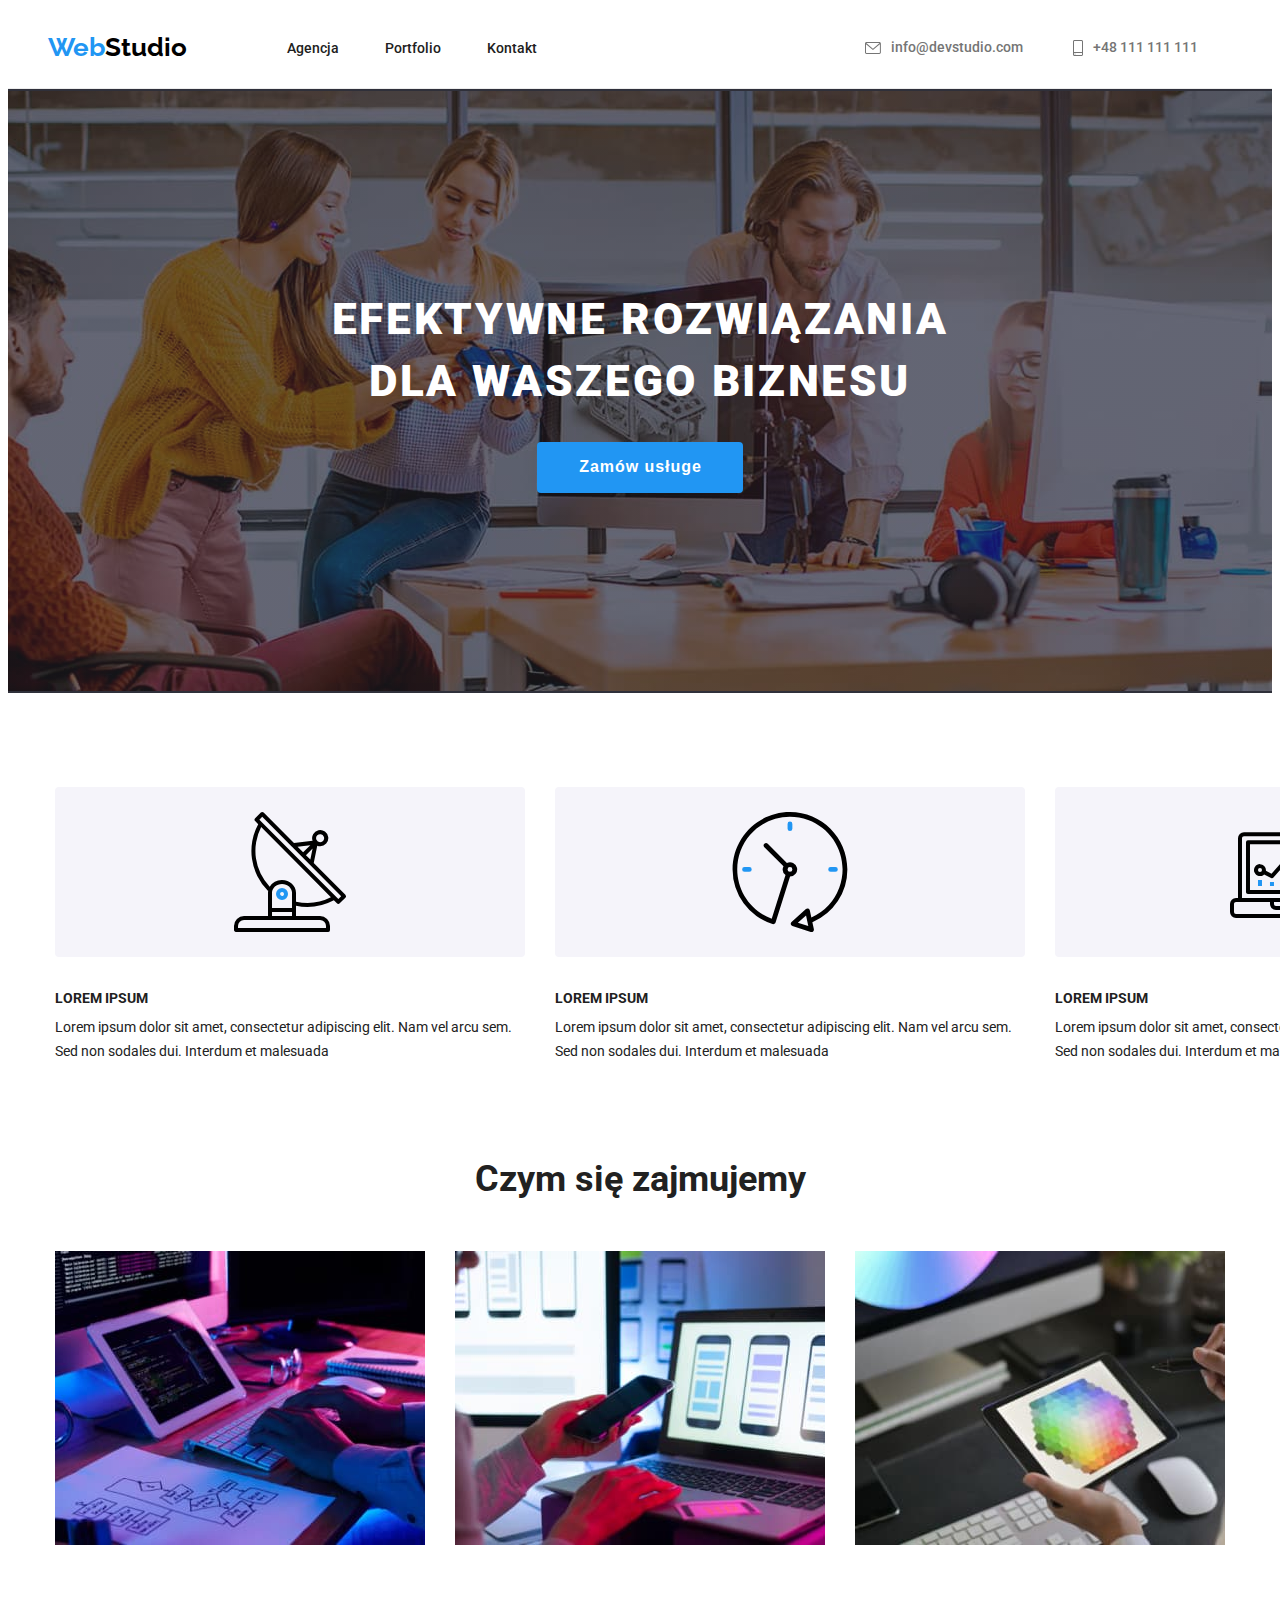
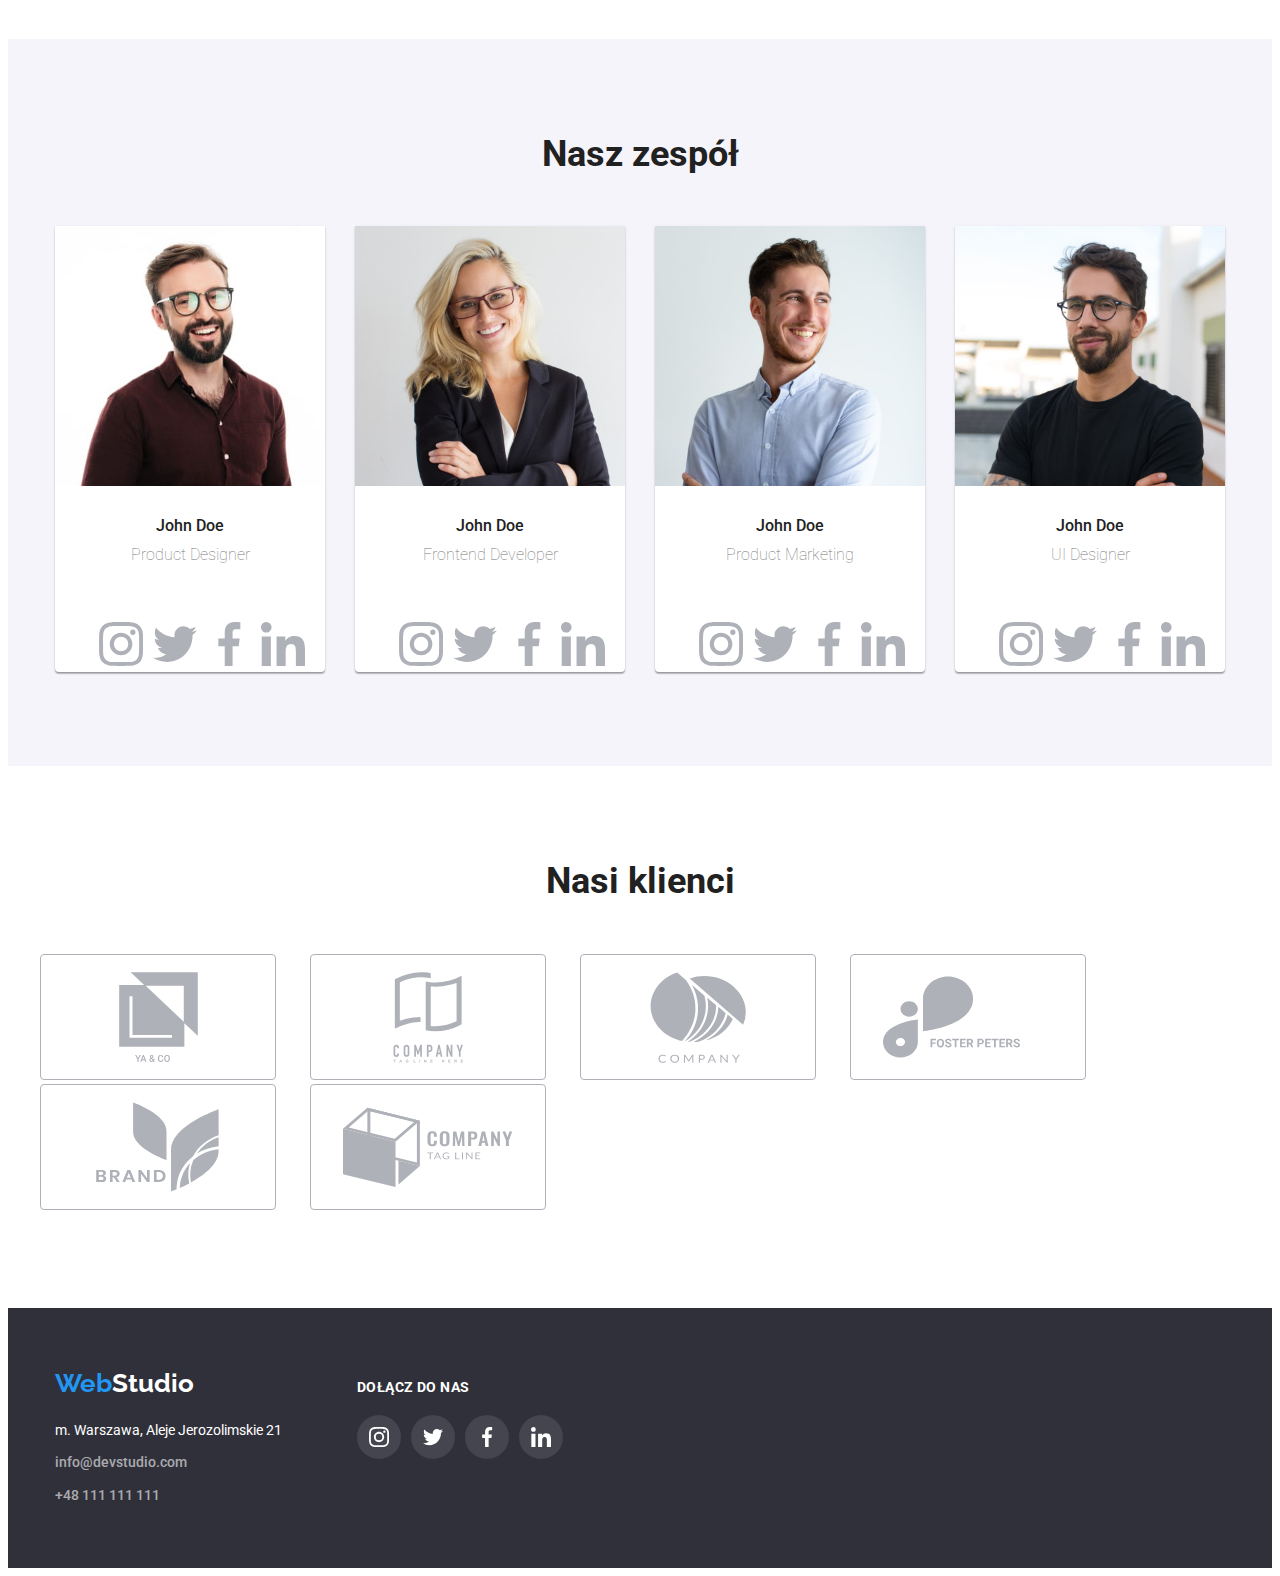
<file: index.html>
<!DOCTYPE html>
<html lang="pl">
  <head>
    <meta charset="UTF-8" />
    <meta http-equiv="X-UA-Compatible" content="IE=edge" />
    <meta name="viewport" content="width=device-width, initial-scale=1.0" />
    <title>Zadanie domowe #1</title>
    <link
      rel="stylesheet"
      href="https://cdnjs.cloudflare.com/ajax/libs/modern-normalize/1.1.0/modern-normalize.min.css"
      integrity="sha512-wpPYUAdjBVSE4KJnH1VR1HeZfpl1ub8YT/NKx4PuQ5NmX2tKuGu6U/JRp5y+Y8XG2tV+wKQpNHVUX03MfMFn9Q=="
      crossorigin="anonymous"
      referrerpolicy="no-referrer"
    />
    <link href="./css/styles.css" rel="stylesheet" />
    <link rel="preconnect" href="https://fonts.googleapis.com" />
    <link rel="preconnect" href="https://fonts.gstatic.com" crossorigin />
    <link
      href="https://fonts.googleapis.com/css2?family=Raleway:ital,wght@0,700;1,700&display=swap"
      rel="stylesheet"
    />
    <link rel="preconnect" href="https://fonts.googleapis.com" />
    <link rel="preconnect" href="https://fonts.gstatic.com" crossorigin />
    <link
      href="https://fonts.googleapis.com/css2?family=Raleway:ital,wght@0,700;1,700&family=Roboto:wght@400;500;700;900&display=swap"
      rel="stylesheet"
    />
  </head>
  <body>
    <header class="header">
      <div class="container">
        <a class="logo" href="index.html"><span class="logo-color">Web</span>Studio</a>
        <nav>
          <ul class="nav-list">
            <li><a class="nav-list-item" href="index.html">Agencja</a></li>
            <li><a class="nav-list-item" href="portfolio.html">Portfolio</a></li>
            <li><a class="nav-list-item" href="#">Kontakt</a></li>
          </ul>
        </nav>
        <div class="contact">
          <a class="contact-links" href="mailto:info@devstudio.com">
            <svg class="contact-icon" width="16" height="12">
              <use href="./images/icons.svg#icon-envelope"></use>
            </svg>
            info@devstudio.com
          </a>
          <a class="contact-links" href="tel:+48111111111">
            <svg class="contact-icon" width="10" height="16">
              <use href="./images/icons.svg#icon-smartphone"></use>
            </svg>
            +48 111 111 111
          </a>
        </div>
      </div>
    </header>
    <main>
      <section class="first-section section">
        <div class="first-section-bg">
          <div class="container">
            <h1 class="main-heading">
              EFEKTYWNE ROZWIĄZANIA <br />
              DLA WASZEGO BIZNESU
            </h1>
            <button type="button">Zamów usługe</button>
          </div>
        </div>
      </section>
      <section class="our-strength section">
        <div class="container">
          <ul class="our-strength-list">
            <li class="our-strength-list-item">
              <svg class="our-strength-icon" width="70" height="70">
                <use href="./images/icons.svg#icon-antenna"></use>
              </svg>
              <h3>LOREM IPSUM</h3>
              <p>
                Lorem ipsum dolor sit amet, consectetur adipiscing elit. Nam vel arcu sem. Sed non
                sodales dui. Interdum et malesuada
              </p>
            </li>
            <li class="our-strength-list-item">
              <svg class="our-strength-icon" width="70" height="70">
                <use href="./images/icons.svg#icon-clock"></use>
              </svg>
              <h3>LOREM IPSUM</h3>
              <p>
                Lorem ipsum dolor sit amet, consectetur adipiscing elit. Nam vel arcu sem. Sed non
                sodales dui. Interdum et malesuada
              </p>
            </li>
            <li class="our-strength-list-item">
              <svg class="our-strength-icon" width="70" height="70">
                <use href="./images/icons.svg#icon-diagram"></use>
              </svg>
              <h3>LOREM IPSUM</h3>
              <p>
                Lorem ipsum dolor sit amet, consectetur adipiscing elit. Nam vel arcu sem. Sed non
                sodales dui. Interdum et malesuada
              </p>
            </li>
            <li class="our-strength-list-item">
              <svg class="our-strength-icon" width="70" height="70">
                <use href="./images/icons.svg#icon-astronaut"></use>
              </svg>
              <h3>LOREM IPSUM</h3>
              <p>
                Lorem ipsum dolor sit amet, consectetur adipiscing elit. Nam vel arcu sem. Sed non
                sodales dui. Interdum et malesuada
              </p>
            </li>
          </ul>
        </div>
      </section>
      <section class="what-we-do section">
        <div class="container">
          <h2>Czym się zajmujemy</h2>
          <div class="what-we-do-item">
            <img
              class="what-we-do-img"
              src="./images/img1.jpg"
              alt="Kodowanie programu"
              width="370"
              height="294"
            />
            <img
              class="what-we-do-img"
              src="./images/img2.jpg"
              alt="Testowanie aplikacji mobilnej"
              width="370"
              height="294"
            />
            <img
              class="what-we-do-img"
              src="./images/img3.jpg"
              alt="Tablet z paletą kolorów"
              width="370"
              height="294"
            />
          </div>
        </div>
      </section>
      <section class="our-team section">
        <div class="container">
          <h2>Nasz zespół</h2>
          <div class="our-team-list">
            <figure class="our-team-item">
              <img src="./images/img4.jpg" alt="zdjęcie John doe" width="270" height="260" />
              <figcaption>
                <h4>John Doe</h4>
                <p>Product Designer</p>
                <div class="our-team-icon-list">
                  <a class="our-team-social" href="#">
                    <svg class="our-team-icon" width="44" height="44">
                      <use href="./images/icons.svg#icon-instagram"></use>
                    </svg>
                  </a>
                  <a class="our-team-social" href="#">
                    <svg class="our-team-icon" width="44" height="44">
                      <use href="./images/icons.svg#icon-twitter"></use>
                    </svg>
                  </a>
                  <a class="our-team-social" href="#">
                    <svg class="our-team-icon" width="44" height="44">
                      <use href="./images/icons.svg#icon-facebook"></use>
                    </svg>
                  </a>
                  <a class="our-team-social" href="#">
                    <svg class="our-team-icon" width="44" height="44">
                      <use href="./images/icons.svg#icon-linkedin"></use>
                    </svg>
                  </a>
                </div>
              </figcaption>
            </figure>
            <figure class="our-team-item">
              <img src="./images/img5.jpg" alt="zdjęcie John doe" width="270" height="260" />
              <figcaption>
                <h4>John Doe</h4>
                <p>Frontend Developer</p>
                <div class="our-team-icon-list">
                  <a class="our-team-social" href="#">
                    <svg class="our-team-icon" width="44" height="44">
                      <use href="./images/icons.svg#icon-instagram"></use>
                    </svg>
                  </a>
                  <a class="our-team-social" href="#">
                    <svg class="our-team-icon" width="44" height="44">
                      <use href="./images/icons.svg#icon-twitter"></use>
                    </svg>
                  </a>
                  <a class="our-team-social" href="#">
                    <svg class="our-team-icon" width="44" height="44">
                      <use href="./images/icons.svg#icon-facebook"></use>
                    </svg>
                  </a>
                  <a class="our-team-social" href="#">
                    <svg class="our-team-icon" width="44" height="44">
                      <use href="./images/icons.svg#icon-linkedin"></use>
                    </svg>
                  </a>
                </div>
              </figcaption>
            </figure>
            <figure class="our-team-item">
              <img src="./images/img6.jpg" alt="zdjęcie John doe" width="270" height="260" />
              <figcaption>
                <h4>John Doe</h4>
                <p>Product Marketing</p>
                <div class="our-team-icon-list">
                  <a class="our-team-social" href="#">
                    <svg class="our-team-icon" width="44" height="44">
                      <use href="./images/icons.svg#icon-instagram"></use>
                    </svg>
                  </a>
                  <a class="our-team-social" href="#">
                    <svg class="our-team-icon" width="44" height="44">
                      <use href="./images/icons.svg#icon-twitter"></use>
                    </svg>
                  </a>
                  <a class="our-team-social" href="#">
                    <svg class="our-team-icon" width="44" height="44">
                      <use href="./images/icons.svg#icon-facebook"></use>
                    </svg>
                  </a>
                  <a class="our-team-social" href="#">
                    <svg class="our-team-icon" width="44" height="44">
                      <use href="./images/icons.svg#icon-linkedin"></use>
                    </svg>
                  </a>
                </div>
              </figcaption>
            </figure>
            <figure class="our-team-item">
              <img src="images/img7.jpg" alt="zdjęcie John doe" width="270" height="260" />
              <figcaption>
                <h4>John Doe</h4>
                <p>UI Designer</p>
                <div class="our-team-icon-list">
                  <a class="our-team-social" href="#">
                    <svg class="our-team-icon" width="44" height="44">
                      <use href="./images/icons.svg#icon-instagram"></use>
                    </svg>
                  </a>
                  <a class="our-team-social" href="#">
                    <svg class="our-team-icon" width="44" height="44">
                      <use href="./images/icons.svg#icon-twitter"></use>
                    </svg>
                  </a>
                  <a class="our-team-social" href="#">
                    <svg class="our-team-icon" width="44" height="44">
                      <use href="./images/icons.svg#icon-facebook"></use>
                    </svg>
                  </a>
                  <a class="our-team-social" href="#">
                    <svg class="our-team-icon" width="44" height="44">
                      <use href="./images/icons.svg#icon-linkedin"></use>
                    </svg>
                  </a>
                </div>
              </figcaption>
            </figure>
          </div>
        </div>
      </section>
      <section class="our-customers section">
        <div class="container">
          <h2>Nasi klienci</h2>
          <svg class="icon" width="41" height="46">
            <use href="./images/icons.svg#icon-group"></use>
          </svg>
          <svg class="icon" width="40" height="52">
            <use href="./images/icons.svg#icon-group1"></use>
          </svg>
          <svg class="icon" width="43" height="41">
            <use href="./images/icons.svg#icon-group2"></use>
          </svg>
          <svg class="icon" width="84" height="40">
            <use href="./images/icons.svg#icon-group3"></use>
          </svg>
          <svg class="icon" width="62" height="45">
            <use href="./images/icons.svg#icon-group4"></use>
          </svg>
          <svg class="icon" width="94" height="44">
            <use href="./images/icons.svg#icon-group5"></use>
          </svg>
        </div>
      </section>
    </main>
    <footer class="footer">
      <div class="container">
        <div class="address-blok">
          <a class="logo" href="index.html"
            ><span class="logo-color">Web</span><span class="logo-color-sec">Studio</span></a
          >
          <address>
            <p>m. Warszawa, Aleje Jerozolimskie 21</p>
            <a class="contact-links" href="mailto:info@devstudio.com">info@devstudio.com</a>
            <a class="contact-links" href="tel:+48111111111 ">+48 111 111 111</a>
          </address>
        </div>
        <div class="social">
          <p>Dołącz do nas</p>
          <div class="social-list-icon">
            <a class="social-link" href="#">
              <svg class="social-icon" width="44" height="44">
                <use href="./images/icons.svg#icon-instagram"></use>
              </svg>
            </a>
            <a class="social-link" href="#">
              <svg class="social-icon" width="44" height="44">
                <use href="./images/icons.svg#icon-twitter"></use>
              </svg>
            </a>
            <a class="social-link" href="#">
              <svg class="social-icon" width="44" height="44">
                <use href="./images/icons.svg#icon-facebook"></use>
              </svg>
            </a>
            <a class="social-link" href="#">
              <svg class="social-icon" width="44" height="44">
                <use href="./images/icons.svg#icon-linkedin"></use>
              </svg>
            </a>
          </div>
        </div>
      </div>
    </footer>
  </body>
</html>
</file>
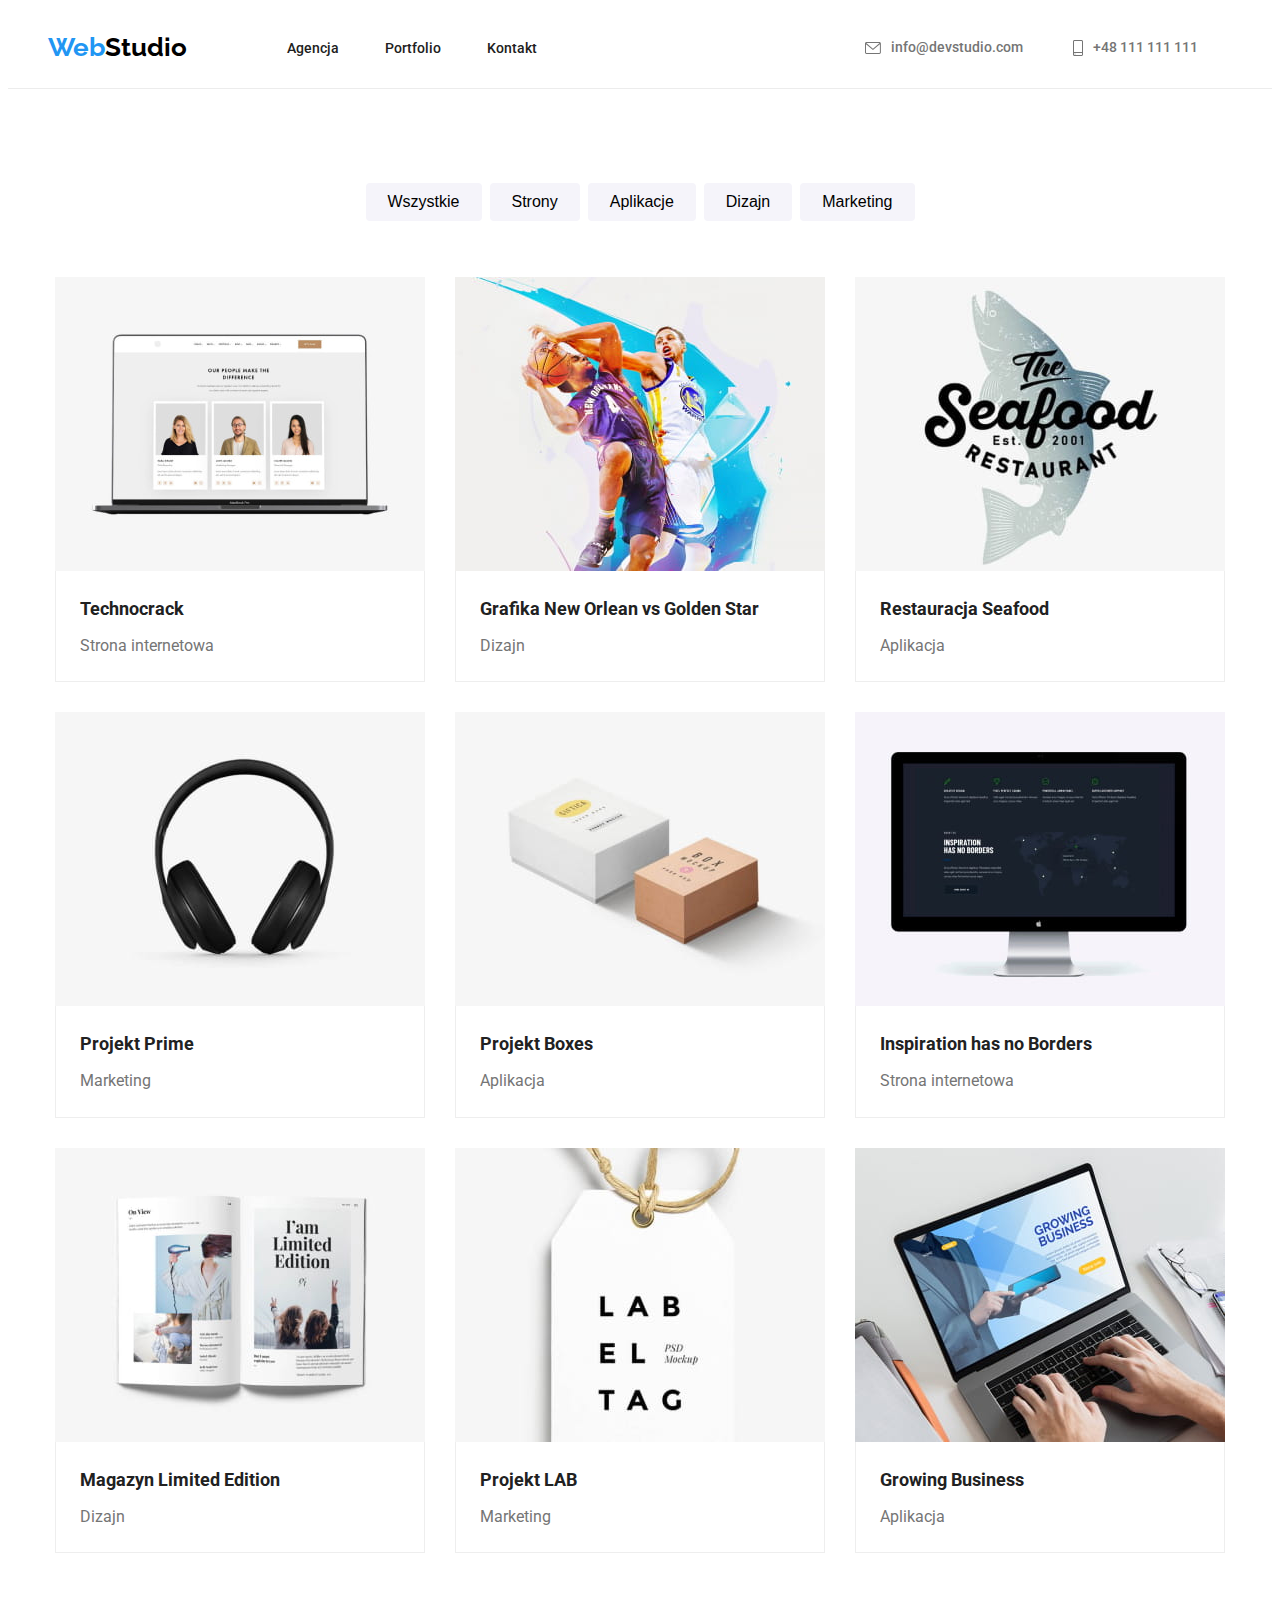
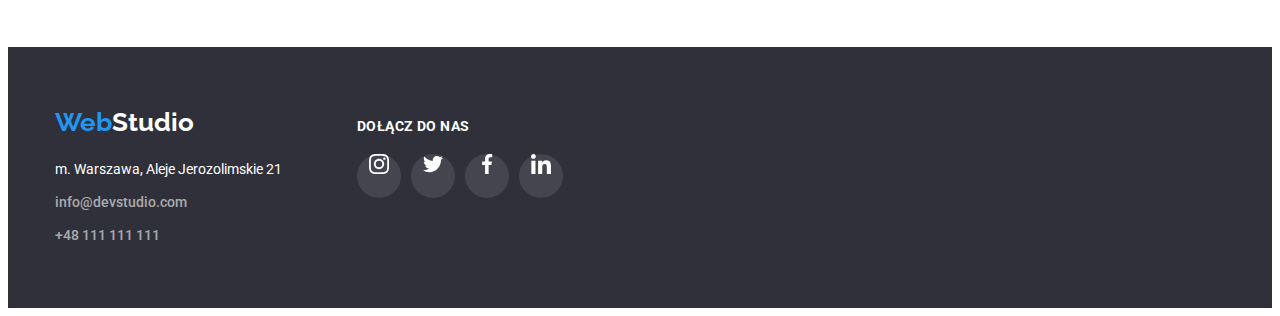
<file: portfolio.html>
<!DOCTYPE html>
<html lang="pl">
  <head>
    <meta charset="UTF-8" />
    <meta http-equiv="X-UA-Compatible" content="IE=edge" />
    <meta name="viewport" content="width=device-width, initial-scale=1.0" />
    <title>Portfolio</title>
    <link
      rel="stylesheet"
      href="https://cdnjs.cloudflare.com/ajax/libs/modern-normalize/1.1.0/modern-normalize.min.css"
      integrity="sha512-wpPYUAdjBVSE4KJnH1VR1HeZfpl1ub8YT/NKx4PuQ5NmX2tKuGu6U/JRp5y+Y8XG2tV+wKQpNHVUX03MfMFn9Q=="
      crossorigin="anonymous"
      referrerpolicy="no-referrer"
    />
    <link href="./css/styles.css" rel="stylesheet" />
    <link rel="preconnect" href="https://fonts.googleapis.com" />
    <link rel="preconnect" href="https://fonts.gstatic.com" crossorigin />
    <link
      href="https://fonts.googleapis.com/css2?family=Raleway:ital,wght@0,700;1,700&display=swap"
      rel="stylesheet"
    />
    <link rel="preconnect" href="https://fonts.googleapis.com" />
    <link rel="preconnect" href="https://fonts.gstatic.com" crossorigin />
    <link
      href="https://fonts.googleapis.com/css2?family=Raleway:ital,wght@0,700;1,700&family=Roboto:wght@400;500;700;900&display=swap"
      rel="stylesheet"
    />
  </head>
  <body>
    <header class="header">
      <div class="container">
        <a class="logo" href="index.html"><span class="logo-color">Web</span>Studio</a>
        <nav>
          <ul class="nav-list">
            <li><a class="nav-list-item" href="index.html">Agencja</a></li>
            <li><a class="nav-list-item" href="portfolio.html">Portfolio</a></li>
            <li><a class="nav-list-item" href="#">Kontakt</a></li>
          </ul>
        </nav>
        <div class="contact">
          <a class="contact-links" href="mailto:info@devstudio.com">
            <svg class="contact-icon" width="16" height="12">
              <use href="./images/icons.svg#icon-envelope"></use>
            </svg>
            info@devstudio.com
          </a>
          <a class="contact-links" href="tel:+48111111111">
            <svg class="contact-icon" width="10" height="16">
              <use href="./images/icons.svg#icon-smartphone"></use>
            </svg>
            +48 111 111 111
          </a>
        </div>
      </div>
    </header>
    <section class="button-section section">
      <div class="container">
        <ul class="buttons-list">
          <li><button type="button">Wszystkie</button></li>
          <li><button type="button">Strony</button></li>
          <li><button type="button">Aplikacje</button></li>
          <li><button type="button">Dizajn</button></li>
          <li><button type="button">Marketing</button></li>
        </ul>
      </div>
    </section>
    <section class="portfolio-section section">
      <div class="container">
        <figure class="portfolio-section-item">
          <img
            src="./images/portfolio1.jpg"
            alt="Laptop z stroną internetową"
            width="370"
            height="294"
          />
          <figcaption class="portfolio-section-description">
            <h4>Technocrack</h4>
            <p>Strona internetowa</p>
          </figcaption>
        </figure>
        <figure class="portfolio-section-item">
          <img
            src="./images/portfolio2.jpg"
            alt="Dwóch koszykarzy jeden z zepołu New Orlean, drugi z Golden Star"
            width="370"
            height="294"
          />
          <figcaption class="portfolio-section-description">
            <h4>Grafika New Orlean vs Golden Star</h4>
            <p>Dizajn</p>
          </figcaption>
        </figure>
        <figure class="portfolio-section-item">
          <img
            src="./images/portfolio3.jpg"
            alt="Logo restauracji z daniami z owoców morza"
            width="370"
            height="294"
          />
          <figcaption class="portfolio-section-description">
            <h4>Restauracja Seafood</h4>
            <p>Aplikacja</p>
          </figcaption>
        </figure>
        <figure class="portfolio-section-item">
          <img
            src="./images/portfolio4.jpg"
            alt="Słuchwki nauszne bezprzewodowe"
            width="370"
            height="294"
          />
          <figcaption class="portfolio-section-description">
            <h4>Projekt Prime</h4>
            <p>Marketing</p>
          </figcaption>
        </figure>
        <figure class="portfolio-section-item">
          <img src="./images/portfolio5.jpg" alt="Białe i szare pudełko" width="370" height="294" />
          <figcaption class="portfolio-section-description">
            <h4>Projekt Boxes</h4>
            <p>Aplikacja</p>
          </figcaption>
        </figure>
        <figure class="portfolio-section-item">
          <img
            src="./images/portfolio6.jpg"
            alt="Strona internetowa z grafiką mapy świata"
            width="370"
            height="294"
          />
          <figcaption class="portfolio-section-description">
            <h4>Inspiration has no Borders</h4>
            <p>Strona internetowa</p>
          </figcaption>
        </figure>
        <figure class="portfolio-section-item">
          <img src="./images/portfolio7.jpg" alt="Design gazety" width="370" height="294" />
          <figcaption class="portfolio-section-description">
            <h4>Magazyn Limited Edition</h4>
            <p>Dizajn</p>
          </figcaption>
        </figure>
        <figure class="portfolio-section-item">
          <img
            src="./images/portfolio8.jpg"
            alt="Etykieta z logiem firmy LAB"
            width="370"
            height="294"
          />
          <figcaption class="portfolio-section-description">
            <h4>Projekt LAB</h4>
            <p>Marketing</p>
          </figcaption>
        </figure>
        <figure class="portfolio-section-item">
          <img
            src="./images/portfolio9.jpg"
            alt="Strona aplikacji biznesowej"
            width="370"
            height="294"
          />
          <figcaption class="portfolio-section-description">
            <h4>Growing Business</h4>
            <p>Aplikacja</p>
          </figcaption>
        </figure>
      </div>
    </section>
    <footer class="footer">
      <div class="container">
        <div class="address-blok">
          <a class="logo" href="index.html"
            ><span class="logo-color">Web</span><span class="logo-color-sec">Studio</span></a
          >
          <address>
            <p>m. Warszawa, Aleje Jerozolimskie 21</p>
            <a class="contact-links" href="mailto:info@devstudio.com">info@devstudio.com</a>
            <a class="contact-links" href="tel:+48111111111 ">+48 111 111 111</a>
          </address>
        </div>
        <div class="social">
          <p>Dołącz do nas</p>
          <div class="social-list-icon">
            <a class="social-link" href="#">
              <svg class="social-icon" width="44" height="44">
                <use href="./images/icons.svg#icon-instagram" width="20" height="20"></use>
              </svg>
            </a>
            <a class="social-link" href="#">
              <svg class="social-icon" width="44" height="44">
                <use href="./images/icons.svg#icon-twitter" width="20" height="20"></use>
              </svg>
            </a>
            <a class="social-link" href="#">
              <svg class="social-icon" width="44" height="44">
                <use href="./images/icons.svg#icon-facebook" width="20" height="20"></use>
              </svg>
            </a>
            <a class="social-link" href="#">
              <svg class="social-icon" width="44" height="44">
                <use href="./images/icons.svg#icon-linkedin" width="20" height="20"></use>
              </svg>
            </a>
          </div>
        </div>
      </div>
    </footer>
  </body>
</html>
</file>
<file: css/styles.css>
:root {
  --logo-color-primary: #000000;
  --brand-logo-color: #2196f3;
  --section-bg-primary: #2f303a;
  --section-bg-secondary: #f5f4fa;
  --brand-color-white: #ffffff;
  --text-color: #757575;
  --text-color-main: #212121;
  --footer-link-color: rgba(255, 255, 255, 0.6);
  --bg-image-color: rgba(47, 48, 58, 0.4);
  --ikon-color: #afb1b8;
}
body {
  font-family: 'Roboto', sans-serif;
  background: var(--brand-color-white);
  color: var(--text-color-main);
}
a {
  text-decoration: none;
}
h2 {
  margin-top: 0;
  margin-bottom: 50px;
  text-align: center;
  line-height: 1.2;
  font-size: 36px;
}
img {
  display: block;
}
p,
h1,
h3,
h4,
ul {
  margin: 0;
  padding: 0;
}
.container {
  width: 1200px;
  margin: 0 auto;
  padding: 0;
}
.section {
  padding-top: 94px;
  padding-bottom: 94px;
}
/* <-- Header --> */
.header {
  border-bottom: 1px solid #ececec;
}
.header > .container {
  display: flex;
  align-items: center;
  justify-content: space-between;
  padding-left: 15px;
  padding-top: 24px;
  padding-bottom: 25px;
}
.logo {
  color: var(--logo-color-primary);
  font-family: 'Raleway';
  font-weight: 700;
  font-size: 26px;
  line-height: 1.2;

  margin-right: 93px;
}
.logo-color {
  color: var(--brand-logo-color);
}
.logo-color-sec {
  color: var(--brand-color-white);
}
.nav-list {
  list-style-type: none;
  display: flex;
}
.nav-list-item {
  color: var(--text-color-main);
  font-weight: 500;
  font-size: 14px;
  line-height: 1.1;

  margin-right: 46px;
}
.nav-list:last-child {
  margin-right: 275px;
}
.nav-list-item:focus,
.nav-list-item:hover {
  color: var(--brand-logo-color);
}
.contact {
  display: flex;
}
.contact-icon {
  fill: var(--text-color);
  margin-right: 10px;
  display: block;
}
.contact-links:hover,
.contact-links:focus {
  color: var(--brand-logo-color);
  fill: var(--brand-logo-color);
}
.contact-links:hover .contact-icon,
.contact-links:focus .contact-icon {
  color: var(--brand-logo-color);
  fill: var(--brand-logo-color);
}

.contact-links {
  display: flex;
  align-items: center;
  color: var(--text-color);
  font-weight: 500;
  font-size: 14px;
  line-height: 1.1;
}

.contact-links:first-child {
  margin-right: 50px;
}
.contact-links:last-child {
  margin-right: 50px;
}
/* <-- First-section--> */

.first-section {
  background: var(--section-bg-primary);
  padding: 0;
}
.first-section-bg {
  background-image: linear-gradient(to bottom, var(--bg-image-color), var(--bg-image-color)),
    url(../images/first-section-bg.jpg);
  background-size: 1600px 600px;
  background-repeat: no-repeat;
  background-position: center;
  padding-top: 200px;
  padding-bottom: 200px;
}
.first-section .container {
  display: flex;
  flex-direction: column;
  align-items: center;
}
.main-heading {
  color: var(--brand-color-white);
  font-weight: 900;
  font-size: 44px;
  line-height: 1.4;
  letter-spacing: 0.06em;
  text-align: center;
  text-transform: uppercase;
  margin-bottom: 30px;
}
.first-section button {
  cursor: pointer;
  text-align: center;
  font-size: 16px;
  font-weight: 700;
  line-height: 1.9;
  letter-spacing: 0.06em;
  color: var(--brand-color-white);
  background: var(--brand-logo-color);
  border: none;
  border-radius: 4px;
  padding: 10px 41px 10px 42px;
}
/* <-- Our-strength --> */
.our-strength {
  padding-bottom: 0;
}
.our-strength-icon {
  margin-bottom: 30px;
  display: inline-block;
  justify-content: center;
  padding: 25px 100px;
  width: 270px;
  height: 120px;
  background: var(--section-bg-secondary);
  border-radius: 4px;
}

.our-strength-list {
  list-style-type: none;
  display: flex;
}
.our-strength-list-item {
  margin: 0 15px;
}
.our-strength-list h3 {
  line-height: 1.1;
  font-size: 14px;
  margin-bottom: 10px;
}
.our-strength-list p {
  font-size: 14px;
  line-height: 1.7;
}
/* <-- What-we-do --> */
.what-we-do {
  margin: 0;
}

.what-we-do-item {
  display: flex;
}
.what-we-do-img {
  margin-right: 15px;
  margin-left: 15px;
}
/* <--Our-team --> */
.our-team {
  background-color: var(--section-bg-secondary);
  min-width: 1200px;
}
.our-team-list {
  display: flex;
  text-align: center;
}
.our-team-item {
  margin: 0 15px;
  background-color: var(--brand-color-white);
  box-shadow: 0px 1px 3px rgba(0, 0, 0, 0.12), 0px 1px 1px rgba(0, 0, 0, 0.14),
    0px 2px 1px rgba(0, 0, 0, 0.2);
  border-radius: 0px 0px 4px 4px;
}
.our-team-icon-list {
  display: flex;
  justify-content: center;
  align-items: center;
  padding: 16px 32px 18px 32px;
}
.our-team-social {
  width: 44px;
  height: 44px;
  margin-right: 10px;
  border-radius: 50%;
  background-color: transparent;
}
.our-team-social:hover,
.our-team-social:focus {
  background-color: var(--brand-logo-color);
  border-radius: 50%;
}
.our-team-icon {
  display: block;
  padding: 12px;
  fill: var(--ikon-color);
}
.our-team-icon:hover,
.our-team-icon:focus {
  fill: var(--brand-color-white);
}
.our-team-social:focus .our-team-icon {
  fill: var(--brand-color-white);
}
.our-team-social:last-child {
  margin: 0;
}
.our-team h4 {
  line-height: 1.2;
  font-weight: 500;
  margin-top: 30px;
  margin-bottom: 10px;
}
.our-team p {
  color: var(--text-color);
  font-size: 16px;
  font-weight: 1.2;
  margin-bottom: 30px;
}

.icon {
  fill: var(--ikon-color);
  display: inline-block;
  justify-content: center;
  margin-right: 30px;
  width: 170px;
  height: 92px;
  border: 1px solid var(--ikon-color);
  border-radius: 4px;
  padding: 16px 32px;
}
.icon:last-child {
  margin: 0;
}
.icon:hover,
.icon:focus {
  fill: var(--brand-logo-color);
  border: 1px solid var(--brand-logo-color);
}
/* <-- Footer--> */
.footer {
  min-width: 1200px;
  background-color: var(--section-bg-primary);
  padding-top: 60px;
  padding-bottom: 60px;
}
.footer .container {
  display: flex;
  align-items: baseline;
}
.address-blok,
.social {
  display: inline-block;
  margin-right: 70px;
}
.address-blok {
  padding-left: 15px;
}
.footer p {
  line-height: 1.7;
  font-size: 14px;
  color: var(--brand-color-white);
  font-style: normal;
  margin-top: 20px;
}
.footer .contact-links {
  color: var(--footer-link-color);
  font-size: 14px;
  line-height: 1.7;
  font-style: normal;
  margin-top: 9px;
}
.footer .contact-links:hover,
.footer .contact-links:focus {
  color: var(--brand-logo-color);
}

.social p {
  font-weight: 700;
  line-height: 1.1;
  letter-spacing: 0.03em;
  text-transform: uppercase;
  margin: 0;
}
.social-list-icon {
  display: flex;
}
.social-link {
  margin-top: 20px;
  margin-right: 10px;
  display: flex;
  justify-content: center;
  align-items: center;
  width: 44px;
  height: 44px;
  border-radius: 50%;
  background: rgba(255, 255, 255, 0.1);
}
.social-link:hover,
.social-link:focus {
  background-color: var(--brand-logo-color);
}
.social-icon {
  display: block;
  fill: var(--brand-color-white);
  padding: 12px;
}
/* <--Portfolio--> */
.button-section {
  padding-bottom: 56px;
}
.buttons-list {
  list-style-type: none;
  display: flex;
  justify-content: center;
  gap: 8px;
}
.buttons-list button {
  font-size: 16px;
  line-height: 1.6;
  cursor: pointer;
  text-align: center;
  font-weight: 500;
  background-color: var(--section-bg-secondary);
  border-radius: 4px;
  border: none;
  padding: 6px 22px;
}
.buttons-list button:focus,
.buttons-list button:hover {
  color: var(--brand-color-white);
  background: var(--brand-logo-color);
  box-shadow: 0px 3px 1px rgba(0, 0, 0, 0.1), 0px 1px 2px rgba(0, 0, 0, 0.08),
    0px 2px 2px rgba(0, 0, 0, 0.12);
  border-radius: 4px;
}
.portfolio-section {
  padding-top: 0;
}
.portfolio-section .container {
  display: flex;
  flex-wrap: wrap;
  justify-content: center;
  row-gap: 30px;
  column-gap: 30px;
  padding-top: 0;
}
.portfolio-section-item {
  margin: 0;
  padding: 0;
}
.portfolio-section-item:focus,
.portfolio-section-item:hover {
  box-shadow: 0px 1px 1px rgba(0, 0, 0, 0.12), 0px 4px 4px rgba(0, 0, 0, 0.06),
    1px 4px 6px rgba(0, 0, 0, 0.16);
}

.portfolio-section-description {
  margin: 0;
  padding: 20px 24px;
  border-right: 1px solid #eeeeee;
  border-left: 1px solid #eeeeee;
  border-bottom: 1px solid #eeeeee;
}
.portfolio-section h4 {
  line-height: 2;
  font-size: 18px;
  margin-bottom: 4px;
}
.portfolio-section p {
  line-height: 1.9;
  color: var(--text-color);
}
</file>
